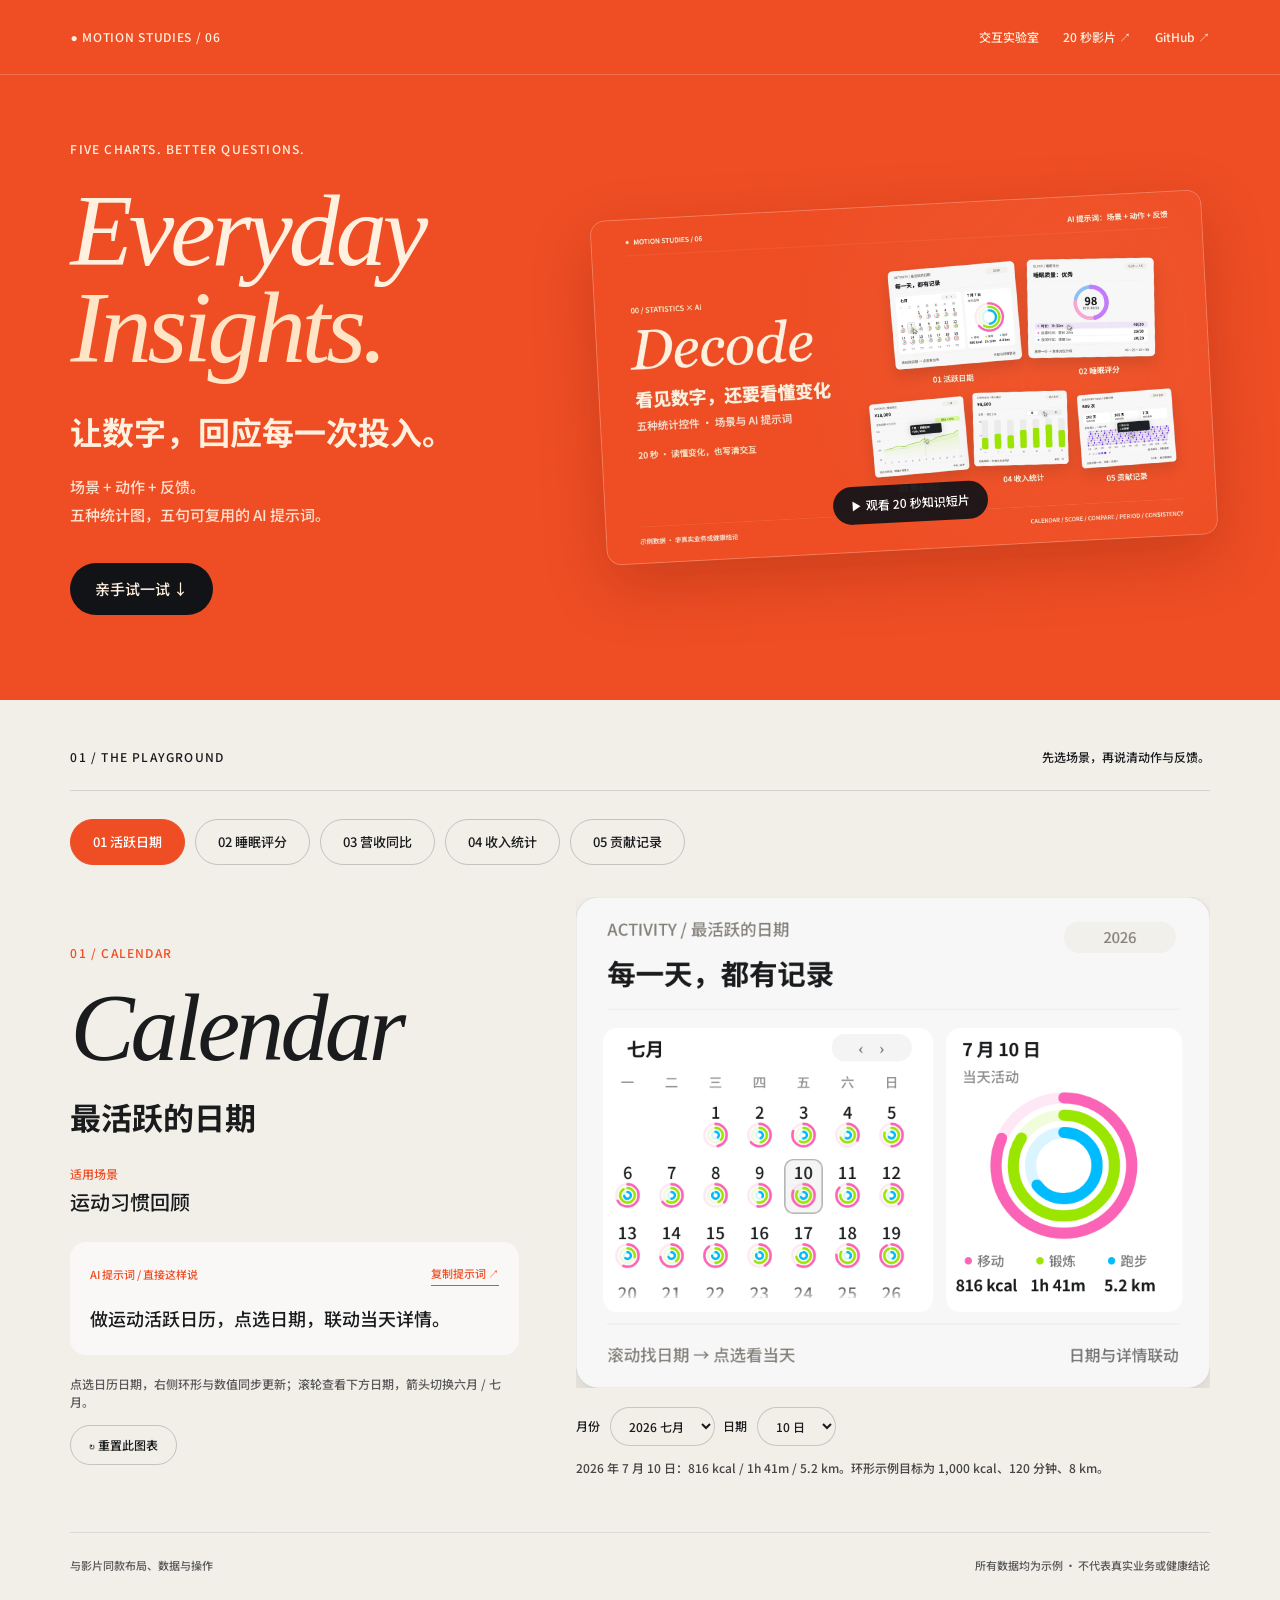
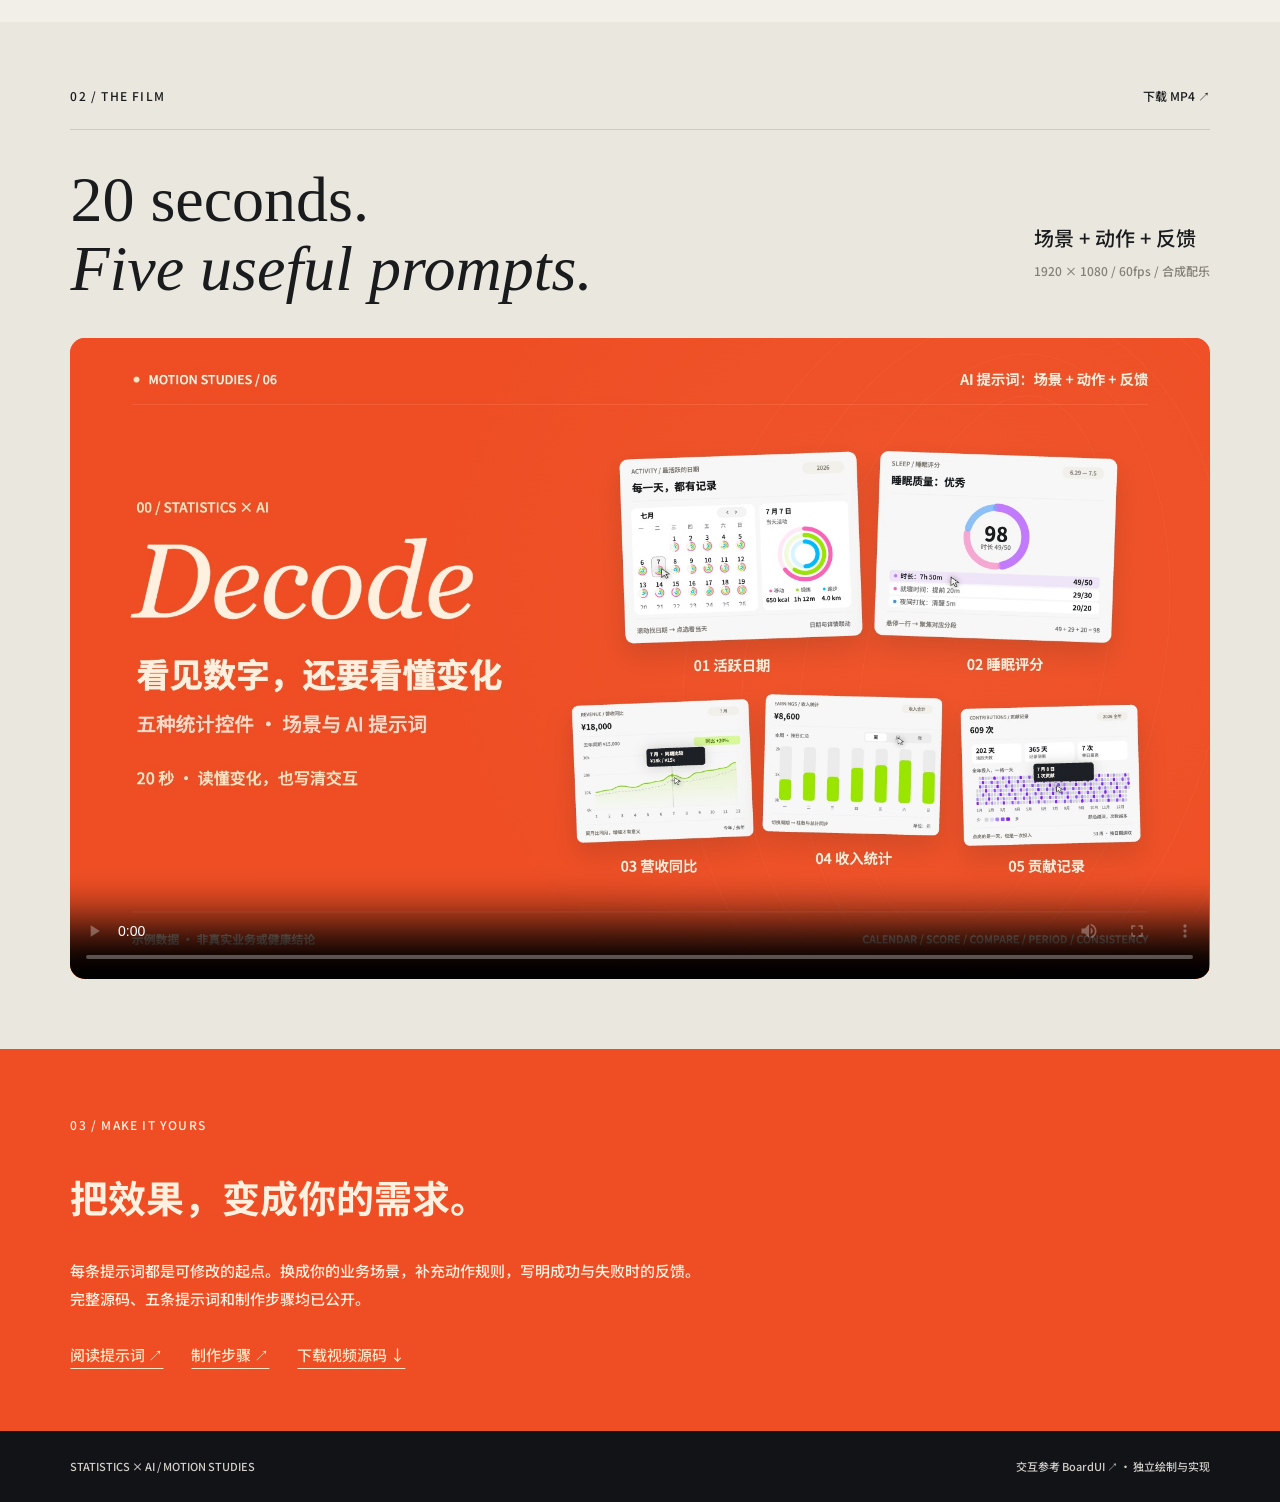
<file: index.html>
<!doctype html><html lang="zh-CN"><head><meta charset="utf-8"><meta name="viewport" content="width=device-width,initial-scale=1"><meta name="description" content="20 秒讲清五种统计图的使用场景、AI 提示词与操作。亲手体验活跃日期、睡眠评分、营收同比、收入统计与贡献记录。"><title>Statistics × AI · 图表知识实验室</title><link rel="stylesheet" href="site/style.css"></head><body>
<header><a href="#" class="brand">● MOTION STUDIES / 06</a><nav><a href="#playground">交互实验室</a><a href="#film">20 秒影片 ↗</a><a href="https://github.com/Jdb156158/vibe-charts5">GitHub ↗</a></nav></header>
<main><section class="hero"><div><p class="eyebrow">FIVE CHARTS. BETTER QUESTIONS.</p><h1>Everyday<br><em>Insights.</em></h1><h2>让数字，回应每一次投入。</h2><p>场景 + 动作 + 反馈。<br>五种统计图，五句可复用的 AI 提示词。</p><a class="button primary" href="#playground">亲手试一试 ↓</a></div><a class="hero-preview" href="#film"><img src="media/poster.jpg" alt="五种图表同屏，保留 BoardUI 的粉绿青、紫粉蓝和荧光绿配色"><span>▶ 观看 20 秒知识短片</span></a></section>
<section id="playground" class="lab" data-mode="0"><div class="section-head"><p class="eyebrow">01 / THE PLAYGROUND</p><span>先选场景，再说清动作与反馈。</span></div><div class="tabs" role="tablist" aria-label="五种统计图"><button role="tab" id="tab-0" aria-controls="demo" aria-selected="true" data-mode="0">01 活跃日期</button><button role="tab" id="tab-1" aria-controls="demo" aria-selected="false" tabindex="-1" data-mode="1">02 睡眠评分</button><button role="tab" id="tab-2" aria-controls="demo" aria-selected="false" tabindex="-1" data-mode="2">03 营收同比</button><button role="tab" id="tab-3" aria-controls="demo" aria-selected="false" tabindex="-1" data-mode="3">04 收入统计</button><button role="tab" id="tab-4" aria-controls="demo" aria-selected="false" tabindex="-1" data-mode="4">05 贡献记录</button></div>
<div id="demo" class="demo" role="tabpanel" aria-labelledby="tab-0"><div class="demo-copy"><p class="eyebrow" id="kicker">01 / CALENDAR</p><h2 id="english">Calendar</h2><h3 id="title">最活跃的日期</h3><p class="small-label">适用场景</p><p class="use-case" id="use-case">运动习惯回顾</p><div class="prompt"><div><span>AI 提示词 / 直接这样说</span><button id="copy">复制提示词 ↗</button></div><p id="prompt-text"></p><span id="copy-status" role="status"></span></div><p class="hint" id="hint"></p><button class="reset" id="reset">↻ 重置此图表</button></div><div class="chart-area"><canvas id="chart" width="850" height="660" role="img" aria-label="统计图"></canvas><div id="chart-controls" class="chart-controls"></div><p id="chart-status" class="chart-status" role="status" aria-live="polite"></p></div></div><div class="lab-footer"><span>与影片同款布局、数据与操作</span><span>所有数据均为示例 · 不代表真实业务或健康结论</span></div></section>
<section id="film" class="film"><div class="section-head"><p class="eyebrow">02 / THE FILM</p><a href="media/statistics-five-more-20s.mp4" download>下载 MP4 ↗</a></div><div class="film-heading"><h2>20 seconds.<br><em>Five useful prompts.</em></h2><p>场景 + 动作 + 反馈<br><small>1920 × 1080 / 60fps / 合成配乐</small></p></div><video controls playsinline preload="metadata" poster="media/poster.jpg"><source src="media/statistics-five-more-20s.mp4" type="video/mp4">请下载 MP4 播放。</video></section>
<section class="make"><p class="eyebrow">03 / MAKE IT YOURS</p><h2>把效果，变成你的需求。</h2><p>每条提示词都是可修改的起点。换成你的业务场景，补充动作规则，写明成功与失败时的反馈。<br>完整源码、五条提示词和制作步骤均已公开。</p><div><a href="https://github.com/Jdb156158/vibe-charts5/blob/main/docs/PROMPTS.md">阅读提示词 ↗</a><a href="https://github.com/Jdb156158/vibe-charts5/blob/main/docs/MAKING.md">制作步骤 ↗</a><a href="media/statistics-five-more-source.zip" download>下载视频源码 ↓</a></div></section></main><footer><span>STATISTICS × AI / MOTION STUDIES</span><span>交互参考 <a href="https://www.boardui.com/zh-hans/components">BoardUI ↗</a> · 独立绘制与实现</span></footer><script src="site/chart-renderer.js"></script><script src="site/app.js"></script></body></html>
</file>
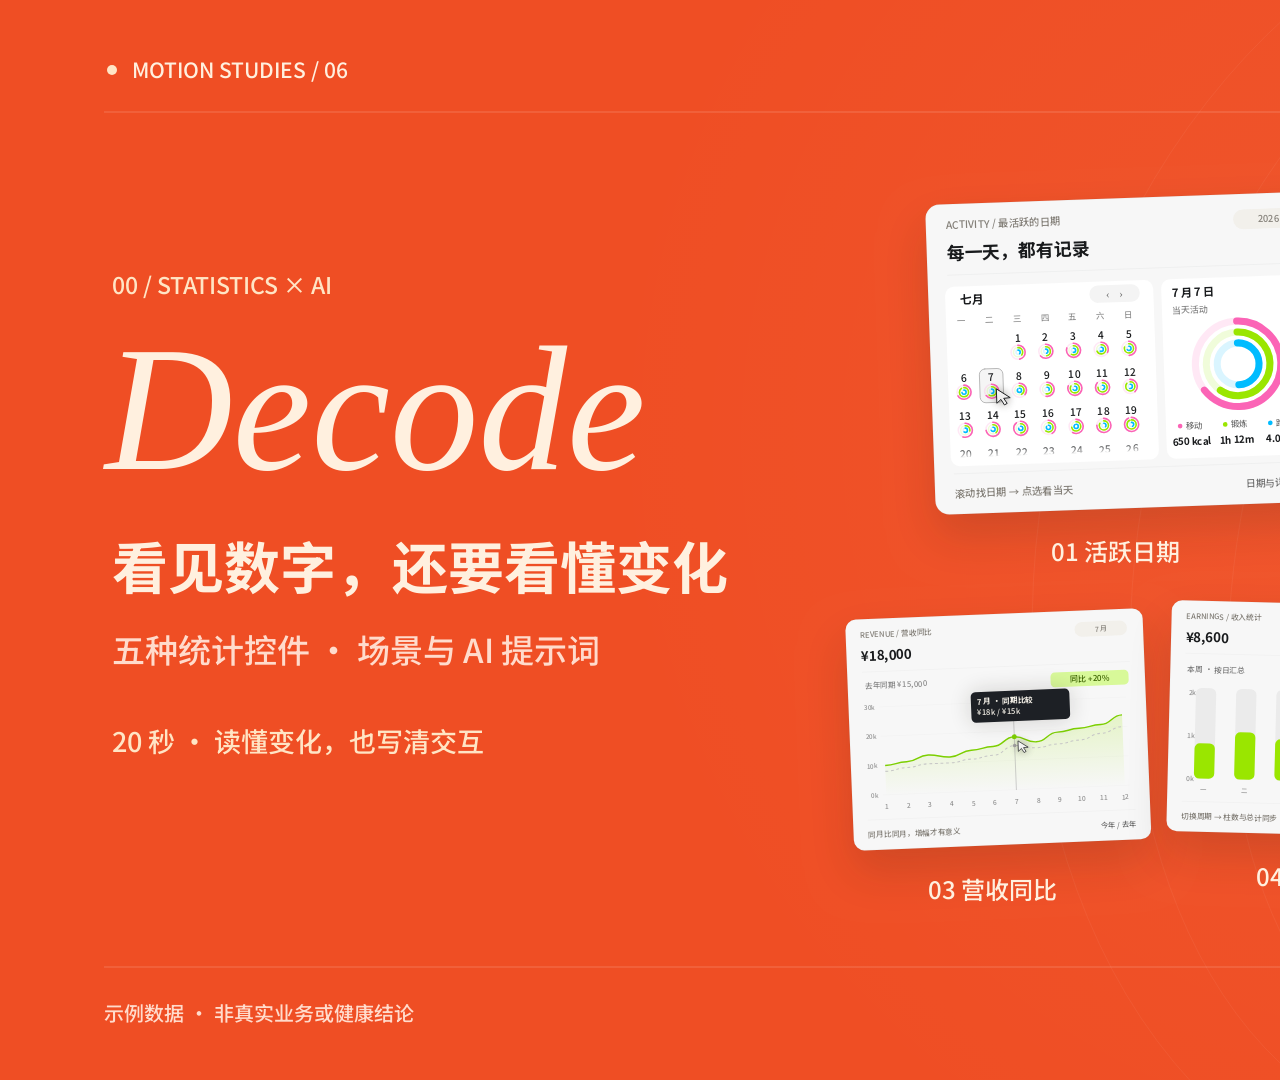
<file: film/index.html>
<!doctype html><html lang="zh-CN" data-composition-variables='[{"id":"blue","type":"color","label":"主橙","default":"#ef4e24"},{"id":"yellow","type":"color","label":"奶白","default":"#ffe5c5"},{"id":"ending","type":"string","label":"片尾","default":"场景 + 动作 + 反馈"}]'><head><meta charset="utf-8"><title>Everyday Insights</title><style>@font-face{font-family:SC;src:url('assets/fonts/NotoSansSC-500.woff');font-weight:500}@font-face{font-family:SC;src:url('assets/fonts/NotoSansSC-700.woff');font-weight:700}html,body{margin:0;background:#ef4e24}canvas{display:block;width:1920px;height:1080px}</style><script src="vendor/gsap.min.js"></script></head><body><canvas id="film" width="1920" height="1080" data-composition-id="everyday" data-width="1920" data-height="1080" data-duration="20" data-fps="60" data-om-id="film"></canvas><script src="vendor/om.js"></script><script>
const g=document.querySelector('canvas').getContext('2d'),V=OM.vars(),BLUE=V.blue||'#ef4e24',YELLOW=V.yellow||'#ffe5c5',PAPER='#f2efe9',INK='#191b1d',DEEP='#111317',B=60/120,starts=[0,2,5,8,11,14,17];
const clamp=x=>Math.max(0,Math.min(1,x)),ease=x=>1-Math.pow(1-clamp(x),4),lerp=(a,b,p)=>a+(b-a)*p;
function text(s,x,y,size=28,color=INK,align='left',serif=false,weight=500){g.fillStyle=color;g.font=serif?`italic ${size}px Georgia`:`${weight} ${size}px SC`;g.textAlign=align;g.textBaseline='middle';g.fillText(s,x,y)}
function rr(x,y,w,h,r=18,fill){g.beginPath();g.roundRect(x,y,w,h,r);if(fill){g.fillStyle=fill;g.fill()}}
function line(x,y,x2,y2,c='#191b1d20',w=1){g.beginPath();g.moveTo(x,y);g.lineTo(x2,y2);g.strokeStyle=c;g.lineWidth=w;g.stroke()}
function dot(x,y,r,c){g.beginPath();g.arc(x,y,r,0,Math.PI*2);g.fillStyle=c;g.fill()}
function check(x,y,s=1,c=BLUE){g.save();g.translate(x,y);g.scale(s,s);g.beginPath();g.moveTo(-12,0);g.lineTo(-3,9);g.lineTo(15,-11);g.strokeStyle=c;g.lineWidth=4;g.lineCap='round';g.lineJoin='round';g.stroke();g.restore()}
function pill(s,x,y,w=140,active=false,dark=false){rr(x,y,w,42,21,active?(dark?YELLOW:BLUE):(dark?'#ffffff12':'#f2f0eb'));text(s,x+w/2,y+21,20,active?(dark?INK:'#fff'):(dark?'#d1cec8':'#85817a'),'center')}
function shell(kicker,title,tag='DEMO',dark=false){g.save();g.shadowColor='#241e1326';g.shadowBlur=44;g.shadowOffsetY=22;rr(0,0,850,660,30,dark?'#1b1e24':'#f7f7f7');g.restore();rr(0,0,850,660,30);g.strokeStyle=dark?'#8a909c44':'#191b1d12';g.lineWidth=1.5;g.stroke();text(kicker,42,44,22,dark?'#b2b5be':'#85817a');text(title,42,104,38,dark?'#f4f0e7':INK,'left',false,700);pill(tag,654,33,150,false,dark);line(42,151,808,151,dark?'#ffffff17':'#191b1d13')}
function footer(left,right='',dark=false){line(42,574,808,574,dark?'#ffffff17':'#191b1d13');text(left,42,616,22,dark?'#b8bac0':'#85817a');text(right,808,616,21,dark?YELLOW:'#737373','right')}
function cursor(x,y,click=0){g.save();g.translate(x,y);g.scale(1-click*.12,1-click*.12);g.shadowColor='#241e1366';g.shadowBlur=9;g.beginPath();g.moveTo(0,0);g.lineTo(0,30);g.lineTo(9,22);g.lineTo(16,34);g.lineTo(22,31);g.lineTo(15,20);g.lineTo(28,19);g.closePath();g.fillStyle='#fff';g.fill();g.strokeStyle='#191b1d';g.lineWidth=2;g.stroke();g.restore();if(click>0){g.save();g.globalAlpha=click*.35;g.beginPath();g.arc(x,y,25*(1-click)+10,0,Math.PI*2);g.strokeStyle=BLUE;g.lineWidth=3;g.stroke();g.restore()}}
function tip(x,y,w,lines,dark=false){g.save();g.shadowColor='#241e1330';g.shadowBlur=22;rr(x,y,w,lines.length*31+25,13,dark?'#f5f0e7':'#1d2025');g.restore();lines.forEach((s,i)=>text(s,x+17,y+27+i*31,22,dark?INK:'#f4f0e7','left',false,i===0?700:500))}
const PALETTE={pink:'#fb64b6',lime:'#9ae600',cyan:'#00bcff',purple:'#c27aff',blue:'#3392ff',green:'#7ccf00',violet:'#7f22fe',track:'#ebebeb'};
function arc(cx,cy,r,a,b,c,w){g.beginPath();g.arc(cx,cy,r,a,b);g.strokeStyle=c;g.lineWidth=w;g.lineCap='round';g.stroke()}
function rings(cx,cy,r,values,width=5){[PALETTE.pink,PALETTE.lime,PALETTE.cyan].forEach((c,i)=>{const radius=r-i*width*1.55;arc(cx,cy,radius,0,Math.PI*2,c+'25',width);arc(cx,cy,radius,-Math.PI/2,-Math.PI/2+Math.max(.01,values[i])*Math.PI*2,c,width)})}
function calendar(u){shell('ACTIVITY / 最活跃的日期','每一天，都有记录','2026');const scroll=ease((u-.25)/.65),chosen=u>1.25?10:7,selected=chosen===10,vals=selected?[.816,101/120,.65]:[.65,.6,.5];
 rr(36,176,443,382,19,'#fff');rr(496,176,317,382,19,'#fff');
 text(scroll>.5?'七月':'六月',68,204,25,INK,'left',false,700);rr(343,184,107,37,18,'#f4f4f4');text('‹    ›',396,202,24,'#737373','center');
 ['一','二','三','四','五','六','日'].forEach((s,i)=>text(s,69+i*59,249,18,'#929292','center'));
 g.save();g.beginPath();g.rect(45,270,426,269);g.clip();
 for(let month=0;month<2;month++){const offset=month===0?0:2,days=month===0?30:31,origin=month*410-scroll*410;for(let d=1;d<=days;d++){const col=(d-1+offset)%7,row=Math.floor((d-1+offset)/7),x=69+col*59,y=290+row*81+origin;if(y<230||y>590)continue;if(month===1&&d===chosen&&scroll>.95){rr(x-25,y-18,50,72,12,'#f5f5f5');g.strokeStyle='#b6b6b6';g.lineWidth=2;g.stroke()}text(String(d),x,y,22,INK,'center');const sample=d===10?[.816,101/120,.65]:d===7?[.65,.6,.5]:[.3+(d*17%65)/100,.25+(d*11%70)/100,.3+(d*7%60)/100];rings(x,y+30,15,sample,3.4)}}g.restore();const edge=g.createLinearGradient(0,518,0,544);edge.addColorStop(0,'#ffffff00');edge.addColorStop(1,'#ffffff');g.fillStyle=edge;g.fillRect(45,518,426,26);
 text(`${scroll>.95?7:6} 月 ${chosen} 日`,518,205,24,INK,'left',false,700);text('当天活动',518,242,19,'#8b8b8b');
 rings(654,361,91,vals,15);
 const metrics=selected?['816 kcal','1h 41m','5.2 km']:['650 kcal','1h 12m','4.0 km'];['移动','锻炼','跑步'].forEach((s,i)=>{dot(526+i*96,489,5,[PALETTE.pink,PALETTE.lime,PALETTE.cyan][i]);text(s,538+i*96,489,18,'#777');text(metrics[i],550+i*96,522,21,INK,'center',false,700)});
 if(u>.95){let px=selected?305:128,py=selected?389:389;cursor(px+10,py+8,u>1.25&&u<1.43?1-(u-1.25)/.18:0)}else cursor(414,455-130*scroll);
 footer('滚动找日期 → 点选看当天','日期与详情联动')}
const sleepParts=[{name:'时长',detail:'7h 50m',value:49,max:50,color:PALETTE.purple},{name:'就寝时间',detail:'提前 20m',value:29,max:30,color:PALETTE.pink},{name:'夜间打扰',detail:'清醒 5m',value:20,max:20,color:PALETTE.blue}];
function sleepScore(u){shell('SLEEP / 睡眠评分','睡眠质量：优秀','6.29 — 7.5');const focus=u<1.6?0:1,active=u>.7,p=ease(u/.6);let a=-Math.PI/2;const gaps=.12,span=(Math.PI*2-gaps*3)/100;
 sleepParts.forEach((part,i)=>{const end=a+part.max*span;g.globalAlpha=active&&i!==focus?.52:1;arc(425,294,105,a,end,PALETTE.track,24);arc(425,294,105,a,a+part.value*span*p,part.color,i===focus&&active?29:24);g.globalAlpha=1;a=end+gaps});text('98',425,284,72,INK,'center',false,700);text(active?sleepParts[focus].name+' '+sleepParts[focus].value+'/'+sleepParts[focus].max:'示例总分',425,331,22,'#777','center');
 sleepParts.forEach((part,i)=>{const y=426+i*46;rr(48,y,754,40,10,active&&i===focus?part.color+'25':'#fff');dot(70,y+20,6,part.color);text(part.name+'：'+part.detail,88,y+20,23,active&&i===focus?INK:'#7b7b7b');text(part.value+'/'+part.max,776,y+20,25,INK,'right',false,700)});if(active)cursor(269,444+focus*46);
 footer('悬停一行 → 聚焦对应分段','49 + 29 + 20 = 98')}
const revNow=[10,11,13,12,14,15,18,16,19,20,21,24],revOld=[8,9,10,10,11,12,15,14,15,16,18,20];
function revenue(u){const focus=u<1.6?6:11,active=u>.7,p=ease(u/.7),current=revNow[focus]*1000,previous=revOld[focus]*1000;let total=revNow.reduce((a,b)=>a+b,0)*1000;shell('REVENUE / 营收同比',active?'¥'+current.toLocaleString('en-US'):'¥'+total.toLocaleString('en-US'),active?(focus+1)+' 月':'本年总计');
 text(active?'去年同期 ¥'+previous.toLocaleString('en-US'):'今年实线 / 去年虚线',49,190,22,'#8b8b8b');const increase=active?(current/previous-1)*100:(total/(revOld.reduce((a,b)=>a+b,0)*1000)-1)*100;rr(580,174,223,42,12,'#d8f999');text('同比 +'+increase.toFixed(0)+'%',692,195,23,'#3c6300','center');
 const x=i=>98+i*62,y=v=>504-v/30*252;[0,10,20,30].forEach(v=>{line(88,y(v),794,y(v),'#0000000d');text(v+'k',75,y(v),18,'#929292','right')});
 const cur=revNow.map((v,i)=>[x(i),y(v)]),old=revOld.map((v,i)=>[x(i),y(v)]);
 function path(pts){g.moveTo(...pts[0]);for(let i=1;i<pts.length;i++){const mid=(pts[i-1][0]+pts[i][0])/2;g.bezierCurveTo(mid,pts[i-1][1],mid,pts[i][1],...pts[i])}}
 g.save();g.beginPath();g.rect(88,231,715*p,287);g.clip();let grad=g.createLinearGradient(0,240,0,507);grad.addColorStop(0,'#9ae60040');grad.addColorStop(1,'#9ae60000');g.beginPath();path(cur);g.lineTo(x(11),504);g.lineTo(x(0),504);g.closePath();g.fillStyle=grad;g.fill();g.beginPath();path(old);g.setLineDash([8,8]);g.strokeStyle='#c7c7c7';g.lineWidth=3;g.stroke();g.setLineDash([]);g.beginPath();path(cur);g.strokeStyle=PALETTE.green;g.lineWidth=4;g.stroke();g.restore();
 for(let i=0;i<12;i++)text(String(i+1),x(i),537,19,'#929292','center');if(active){let px=x(focus);line(px,230,px,505,'#a7a7a7',1.5);dot(px,y(revNow[focus]),7,PALETTE.green);dot(px,y(revOld[focus]),5,'#a4a4a4');tip(Math.min(503,Math.max(96,px-120)),221,282,[`${focus+1} 月 · 同期比较`,`¥${current/1000}k / ¥${previous/1000}k`]);cursor(px+10,y(revNow[focus])+12)}footer('同月比同月，增幅才有意义','今年 / 去年')}
const earningsWeek=[820,1100,960,1340,1460,1680,1240],earningsMonth=[3200,7400,9800,7100,3600,2300,3700,5100,6800,4400,11800,8300];
function earnings(u){const monthly=u>1.0,blend=ease((u-1)/.6),values=monthly?earningsMonth:earningsWeek,total=values.reduce((a,b)=>a+b,0),oldTotal=earningsWeek.reduce((a,b)=>a+b,0),display=Math.round(monthly?lerp(oldTotal,total,blend):total);shell('EARNINGS / 收入统计','¥'+display.toLocaleString('en-US'),'收入合计');
 rr(478,170,325,48,13,'#ededed');['周','月','年'].forEach((s,i)=>{const active=i===(monthly?1:0);if(active)rr(483+i*106,175,103,38,10,'#fff');text(s,534+i*106,194,22,active?INK:'#858585','center')});text(monthly?'本年 · 按月汇总':'本周 · 按日汇总',49,196,22,'#7c7c7c');
 const max=monthly?12000:2000,x=i=>104+i*(690/(values.length-1)),w=monthly?33:58,base=508,progress=monthly?blend:ease(u/.5);[0,.5,1].forEach(v=>text((v*max/1000)+'k',76,base-v*246,19,'#929292','right'));
 values.forEach((v,i)=>{const px=x(i),height=v/max*246*progress;rr(px-w/2,249,w,259,Math.min(16,w/2),PALETTE.track);rr(px-w/2,base-height,w,Math.max(1,height),Math.min(15,w/2),PALETTE.lime);text(monthly?String(i+1):['一','二','三','四','五','六','日'][i],px,539,18,'#929292','center')});
 if(u>1.8){const i=10,px=x(i),y=base-values[i]/max*246;g.strokeStyle=PALETTE.green;g.lineWidth=3;rr(px-w/2-5,y-5,w+10,base-y+10,18);g.stroke();tip(490,234,300,['11 月 · ¥11,800','金额与周期一致']);cursor(px+12,y+12)}else cursor(lerp(535,641,ease((u-.55)/.45)),195,u>1&&u<1.18?1-(u-1)/.18:0);
 footer('切换周期 → 柱数与总计同步','单位：元')}
const contributionData=Array.from({length:365},(_,i)=>{const z=(i*17+Math.floor(i/9)*3)%13;return z<5?0:z<8?1:z<10?2:z<12?4:7});
const monthLengths=[31,28,31,30,31,30,31,31,30,31,30,31],monthStarts=monthLengths.map((_,m)=>monthLengths.slice(0,m).reduce((a,b)=>a+b,0));
function dayLabel(index){let m=0;while(m<11&&index>=monthStarts[m+1])m++;return `${m+1} 月 ${index-monthStarts[m]+1} 日`}
function contributions(u){const total=contributionData.reduce((a,b)=>a+b,0),activeDays=contributionData.filter(v=>v>0).length,focus=u<1.7?188:287,cols=['#d4d4d4','#ddd6ff','#a684ff','#8e51ff','#7f22fe'];shell('CONTRIBUTIONS / 贡献记录',total.toLocaleString('en-US')+' 次','2026 全年');
 [[activeDays+' 天','活跃天数'],['365 天','记录范围'],[Math.max(...contributionData)+' 次','单日最高']].forEach(([val,label],i)=>{rr(48+i*255,173,239,91,16,'#fff');text(val,68+i*255,203,30,INK,'left',false,700);text(label,68+i*255,238,20,'#888')});
 text('全年投入，一格一天',48,299,22,'#777');monthStarts.forEach((d,m)=>text((m+1)+'月',65+Math.floor((d+3)/7)*14,490,18,'#8c8c8c'));
 for(let c=0;c<53;c++)for(let r=0;r<7;r++){const index=c*7+r-3;if(index<0||index>=365)continue;const v=contributionData[index],level=v===0?0:v===1?1:v===2?2:v===4?3:4,p=ease((u-c*.007-r*.015)/.45);g.globalAlpha=.22+.78*p;rr(65+c*14,329+r*20,11,16,3,cols[level]);g.globalAlpha=1}
 if(u>.9){let cell=focus+3,c=Math.floor(cell/7),r=cell%7,x=65+c*14,y=329+r*20;rr(x-3,y-3,17,22,5);g.strokeStyle=PALETTE.violet;g.lineWidth=2;g.stroke();tip(Math.min(486,Math.max(54,x-100)),Math.max(263,y-96),290,[dayLabel(focus),contributionData[focus]+' 次贡献']);cursor(x+9,y+12)}
 text('少',65,535,18,'#8c8c8c');cols.forEach((c,i)=>rr(102+i*26,527,18,18,4,c));text('多',249,535,18,'#8c8c8c');text('颜色越深，次数越多',790,535,21,'#777','right');footer('点亮的是一天，也是一次投入','53 周 · 按日期读取')}
const controls=[calendar,sleepScore,revenue,earnings,contributions];
function panel(fn,x,y,s,u,angle=0){g.save();g.translate(x,y);g.rotate(angle);g.scale(s,s);fn(u);g.restore()}
function collage(u){let bob=6*Math.sin(u*1.3);panel(calendar,925,205+bob,.47,u+1,-.035);panel(sleepScore,1365,190-bob,.47,u+1,.035);panel(revenue,845,620-bob,.35,u+1,-.04);panel(earnings,1172,600+bob,.35,u+1,.025);panel(contributions,1500,625-bob,.35,u+1,-.025);[['01 活跃日期',1115,552],['02 睡眠评分',1575,550],['03 营收同比',992,890],['04 收入统计',1320,877],['05 贡献记录',1645,890]].forEach(([s,x,y])=>text(s,x,y,24,'#fff0df','center'))}
const labels=[['00 / STATISTICS × AI','Decode','看见数字，还要看懂变化','五种统计控件 · 场景与 AI 提示词'],['01 / CALENDAR','Calendar','最活跃的日期','运动习惯回顾'],['02 / SLEEP','Sleep','睡眠评分','睡眠记录与评分拆解'],['03 / REVENUE','Revenue','营收同比','本年与去年同期比较'],['04 / EARNINGS','Earnings','收入统计','不同周期的收入汇总'],['05 / CONTRIBUTIONS','Contribute','贡献记录','全年持续投入'],['06 / TAKEAWAY','Every day','让数字，回应每一次投入。',V.ending||'场景 + 动作 + 反馈']];
const prompts=[null,['做运动活跃日历，','点选日期，联动当天详情。'],['做睡眠评分环，','悬停指标，高亮对应分段。'],['做营收同比图，','悬停月份，同显两年与增幅。'],['做收入统计图，','切换周月年，总额与柱形同步。'],['做全年贡献图，','按天着色，悬停显示日期与次数。']];
function scene(sc,t){let u=t-starts[sc],bg=sc===0||sc===6?BLUE:sc===2||sc===4?DEEP:sc===3||sc===5?'#f2efe9':PAPER,dark=sc===0||sc===2||sc===4||sc===6,fg=dark?'#fff0df':INK,muted=sc===0||sc===6?'#ffdbcc':dark?'#9ba1ac':'#898279';g.fillStyle=bg;g.fillRect(0,0,1920,1080);
 let glow=g.createRadialGradient(1440,440,10,1440,440,850);glow.addColorStop(0,dark?'#ffddbd0c':'#ffffff90');glow.addColorStop(1,'#ffffff00');g.fillStyle=glow;g.fillRect(0,0,1920,1080);
 g.save();g.strokeStyle=dark?'#ffffff0d':'#ef4e240a';g.lineWidth=1;for(let i=0;i<4;i++){g.beginPath();g.ellipse(1540,550,200+i*100,460+i*70,.2+t*.006,0,Math.PI*2);g.stroke()}g.restore();line(104,112,1816,112,dark?'#ffffff35':'#191b1d22');dot(112,70,5,dark?YELLOW:BLUE);text('MOTION STUDIES / 06',132,70,21,fg);text('AI 提示词：场景 + 动作 + 反馈',1816,70,24,fg,'right');const L=labels[sc];
 if(sc===0||sc===6){text(L[0],112,285,23,YELLOW);text(L[1],105,422,sc===6?135:177,fg,'left',true);text(L[2],112,568,sc===6?49:56,fg,'left',false,700);text(L[3],112,650,sc===6?42:33,muted);if(sc===0)text('20 秒 · 读懂变化，也写清交互',112,742,27,YELLOW);else{['场景','动作','反馈'].forEach((word,i)=>{rr(112+i*230,735,204,76,18,i===1?YELLOW:'#ffffff16');text(word,214+i*230,773,31,i===1?INK:fg,'center',false,700)})}collage(u)}
 else{let off=14*(1-ease(u/.25));text(L[0],112,224+off,23,dark?YELLOW:BLUE);text(L[1],105,350+off,sc===5?130:147,fg,'left',true);text(L[2],112,469,55,fg,'left',false,700);text('适用场景',112,552,24,dark?YELLOW:BLUE);text(L[3],112,600,36,fg);rr(104,677,718,201,22,dark?'#ffffff0f':'#ffffffb8');text('AI 提示词 / 直接这样说',133,716,23,dark?YELLOW:BLUE);text(prompts[sc][0],133,776,38,fg,'left',false,700);text(prompts[sc][1],133,829,38,fg);panel(controls[sc-1],900,220+22*(1-ease(u/.4)),1,u)}
 line(104,967,1816,967,dark?'#ffffff35':'#191b1d22');text('示例数据 · 非真实业务或健康结论',104,1013,20,muted);text('CALENDAR / SCORE / COMPARE / PERIOD / CONSISTENCY',1816,1013,18,muted,'right');g.fillStyle=dark?YELLOW:BLUE;g.fillRect(0,1075,t/20*1920,5)}
window.draw=function(t){t=Math.max(0,Math.min(19.999,t));let sc=0;for(let i=1;i<starts.length;i++)if(t>=starts[i])sc=i;scene(sc,t)};
const tl=gsap.timeline({paused:true});starts.forEach((s,i)=>tl.addLabel('scene:'+i,s));OM.clock(tl,t=>draw(t),20);window.__timelines={everyday:tl};OM.region('titles',()=>[100,180,725,710],'场景与提示词');OM.region('charts',()=>[830,175,990,750],'统计图表');window.ready=Promise.all([document.fonts.load('500 38px SC'),document.fonts.load('700 60px SC')]).then(()=>document.fonts.ready).then(()=>draw(0));
</script><audio id="om-sound" src="assets/sound.wav" preload="auto"></audio></body></html>
</file>
<file: site/style.css>
@font-face{font-family:SC;src:url('../film/assets/fonts/NotoSansSC-500.woff');font-weight:500;font-display:swap}@font-face{font-family:SC;src:url('../film/assets/fonts/NotoSansSC-700.woff');font-weight:700;font-display:swap}
:root{--blue:#ef4e24;--yellow:#ffe5c5;--ink:#191b1d;--paper:#f2efe9}*{box-sizing:border-box}html{scroll-behavior:smooth;scroll-padding-top:20px}body{margin:0;color:var(--ink);background:var(--paper);font:500 15px/1.5 SC,sans-serif}a{color:inherit;text-decoration:none}button,input{font:inherit}button{cursor:pointer}button,a,input,[tabindex]{-webkit-tap-highlight-color:transparent}button:focus-visible,a:focus-visible,input:focus-visible,[tabindex]:focus-visible{outline:3px solid #477c79;outline-offset:4px}button{border:0}header{display:flex;justify-content:space-between;align-items:center;padding:28px 5.5%;background:var(--blue);color:#f2efe9;border-bottom:1px solid #ffffff30;font-size:12px}nav{display:flex;gap:24px}.brand{letter-spacing:.06em}.hero{background:var(--blue);color:#f2efe9;padding:65px 5.5% 85px;display:grid;grid-template-columns:.9fr 1.2fr;gap:6%;align-items:center}.eyebrow{font-size:12px;letter-spacing:.1em;margin:0 0 24px}h1{font:italic clamp(76px,8vw,135px)/.95 Georgia,serif;margin:0 0 30px;letter-spacing:-.04em}h1 em{color:var(--yellow)}.hero h2{font-size:32px;margin:0 0 18px}.hero p:not(.eyebrow){color:#ffe1cf;line-height:1.9}.button{display:inline-block;padding:15px 25px;border-radius:30px;margin-top:18px}.primary{background:var(--yellow);color:var(--ink)}.hero-preview{position:relative;transform:rotate(-3deg);box-shadow:0 22px 60px #6d180d44;border:1px solid #ffffff44;border-radius:15px;overflow:hidden}.hero-preview img{display:block;width:100%}.hero-preview span{position:absolute;bottom:8%;left:50%;transform:translateX(-50%);white-space:nowrap;background:#111317eb;color:#fff;border-radius:25px;padding:10px 18px;font-size:12px}.lab,.film,.make{padding:48px 5.5%}.section-head{display:flex;justify-content:space-between;align-items:center;border-bottom:1px solid #191b1d22;padding-bottom:24px;font-size:12px;gap:20px}.section-head .eyebrow{margin:0}.tabs{display:flex;gap:10px;flex-wrap:wrap;margin:28px 0 12px}.tabs button{padding:12px 22px;border-radius:28px;border:1px solid #191b1d35;background:transparent;color:inherit;font-size:13px}.tabs button[aria-selected=true]{background:var(--blue);color:white;border-color:var(--blue)}.demo{display:grid;grid-template-columns:.85fr 1.2fr;gap:5%;align-items:center;min-height:630px}.demo-copy{padding:28px 0}.demo-copy .eyebrow{color:var(--blue);margin:0 0 18px}.demo-copy h2{font:italic clamp(65px,7.5vw,110px)/1 Georgia,serif;letter-spacing:-.04em;margin:0 0 18px}.demo-copy h3{font-size:31px;margin:0 0 25px}.small-label{color:var(--blue);font-size:12px;margin-bottom:4px}.use-case{font-size:20px;margin:0 0 25px}.prompt{background:#ffffff99;border-radius:16px;padding:20px}.prompt>div{display:flex;justify-content:space-between;gap:12px;font-size:11px;color:var(--blue);align-items:center}.prompt button{background:transparent;color:inherit;border-bottom:1px solid currentColor;padding:3px 0;white-space:nowrap}.prompt p{font-size:18px;line-height:1.9;margin:15px 0 0}.prompt #copy-status{font-size:11px}.hint{font-size:12px;opacity:.7;margin:20px 0 14px}.reset{border:1px solid #191b1d35;background:transparent;color:inherit;border-radius:24px;padding:10px 18px;font-size:12px}.film{background:#eae7df;padding-top:65px;padding-bottom:70px}.film-heading{display:flex;justify-content:space-between;align-items:end;gap:30px;margin:35px 0}.film-heading h2{font:clamp(40px,5vw,68px)/1.08 Georgia,serif;margin:0}.film-heading p{font-size:20px}.film-heading small{font-size:12px;color:#85817a}video{display:block;width:100%;border-radius:15px;background:var(--blue)}.make{background:var(--blue);color:#f2efe9;padding-top:65px;padding-bottom:65px}.make h2{font-size:38px}.make>p{line-height:1.9}.make>div{display:flex;flex-wrap:wrap;gap:28px;margin-top:30px}.make a{color:var(--yellow);text-decoration:underline;text-underline-offset:7px}footer{display:flex;justify-content:space-between;gap:20px;padding:27px 5.5%;font-size:11px;background:#111317;color:#d1cec8}[hidden]{display:none!important}
@media(min-width:1600px){header,.hero,.lab,.film,.make,footer{padding-left:max(5.5%,calc((100vw - 1450px)/2));padding-right:max(5.5%,calc((100vw - 1450px)/2))}}@media(max-width:800px){header{padding:22px 6%}nav{gap:16px}nav a:first-child{display:none}.hero{grid-template-columns:1fr;padding:45px 6% 60px;gap:45px}h1{font-size:86px}.hero h2{font-size:27px}.hero-preview{margin:0 2%}.lab,.film,.make{padding-left:6%;padding-right:6%}.section-head>span{font-size:10px}.tabs{gap:7px}.tabs button{padding:10px 12px;font-size:11px}.demo{grid-template-columns:1fr;gap:20px}.demo-copy{padding:20px 0 0}.demo-copy h2{font-size:77px}.demo-copy h3{font-size:28px;margin-bottom:20px}.lab-footer{font-size:10px;flex-direction:column;gap:7px}.film-heading{display:block}.film-heading p{font-size:17px}.make h2{font-size:29px}.make>p{font-size:13px}.make>div{font-size:13px;gap:18px}footer{flex-direction:column}.prompt p{font-size:17px}}@media(prefers-reduced-motion:reduce){html{scroll-behavior:auto}*{transition:none!important}.hero-preview{transform:none}}

.primary{background:#111317;color:#fff0df}.hero,.make,header{color:#fff0df}.chart-area{min-width:0}.chart-area canvas{display:block;width:100%;height:auto;touch-action:pan-y}.chart-controls{display:flex;align-items:center;flex-wrap:wrap;gap:8px;margin-top:18px;min-height:40px}.chart-controls button,.chart-controls select{font:inherit;font-size:12px;padding:9px 14px;border:1px solid #191b1d30;border-radius:20px;background:transparent;color:inherit}.chart-controls button[aria-pressed=true]{background:#ef4e24;border-color:#ef4e24;color:white}.chart-controls label{display:flex;align-items:center;gap:10px;font-size:12px}.chart-controls select{max-width:100%;background:#f2efe9;color:#191b1d}.chart-status{font-size:12px;line-height:1.7;min-height:42px;opacity:.8}.lab-footer{border-top:1px solid #191b1d22;display:flex;justify-content:space-between;gap:20px;font-size:11px;padding-top:24px;opacity:.7}.lab[data-mode="1"],.lab[data-mode="3"]{background:#111317;color:#f4f0e7}.lab[data-mode="1"] .prompt,.lab[data-mode="3"] .prompt{background:#ffffff0f}.lab[data-mode="1"] .prompt>div,.lab[data-mode="3"] .prompt>div,.lab[data-mode="1"] .small-label,.lab[data-mode="3"] .small-label,.lab[data-mode="1"] .demo-copy .eyebrow,.lab[data-mode="3"] .demo-copy .eyebrow{color:#ffe5c5}.lab[data-mode="1"] button,.lab[data-mode="3"] button,.lab[data-mode="1"] .section-head,.lab[data-mode="3"] .section-head,.lab[data-mode="1"] .lab-footer,.lab[data-mode="3"] .lab-footer{border-color:#ffffff40}.lab[data-mode="1"] .chart-controls button,.lab[data-mode="3"] .chart-controls button{color:#f4f0e7}.demo{padding:20px 0}.chart-controls button:hover{background:#ef4e2420}.chart-controls button[aria-pressed=true]:hover{background:#ef4e24}@media(max-width:800px){.demo{min-height:0}.chart-area{margin:10px 0 20px}.chart-controls{gap:6px}.chart-status{font-size:11px}.lab-footer{flex-direction:column;gap:7px}.hero h1{font-size:clamp(62px,16vw,86px)}}
.chart-controls input{font:inherit;font-size:12px;padding:9px 14px;border:1px solid #191b1d30;border-radius:20px;background:#f2efe9;color:#191b1d}.chart-controls select:focus-visible{outline:3px solid #477c79;outline-offset:4px}@media(max-width:800px){.demo-copy h2{font-size:clamp(48px,14vw,77px)}}
</file>
